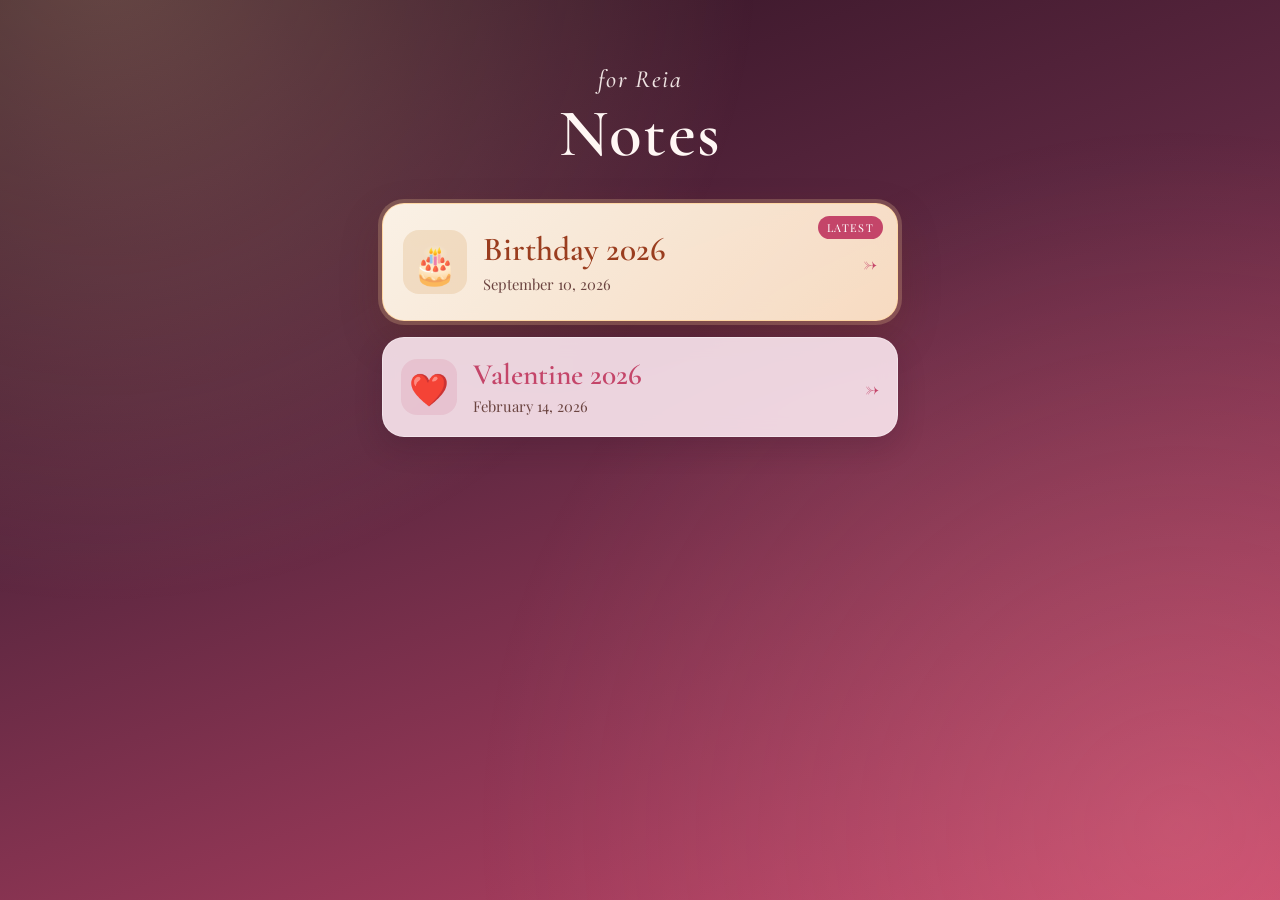
<file: index.html>
<!DOCTYPE html>
<html lang="en">
<head>
    <meta charset="UTF-8">
    <meta name="viewport" content="width=device-width, initial-scale=1.0">
    <title>Notes for Reia</title>
    <link rel="preconnect" href="https://fonts.googleapis.com">
    <link rel="preconnect" href="https://fonts.gstatic.com" crossorigin>
    <link href="https://fonts.googleapis.com/css2?family=Cormorant+Garamond:ital,wght@0,400;0,500;0,600;0,700;1,500;1,600&family=Playfair+Display:wght@400;500;600;700&display=swap" rel="stylesheet">
    <link rel="stylesheet" href="hub/hub.css">
</head>
<body>
    <div class="hub-glow" aria-hidden="true"></div>
    <main class="hub">
        <header class="hub-header">
            <p class="hub-kicker">for Reia</p>
            <h1>Notes</h1>
        </header>
        <ol id="notes-list" class="notes-list"></ol>
    </main>
    <script src="hub/hub.js"></script>
</body>
</html>
</file>
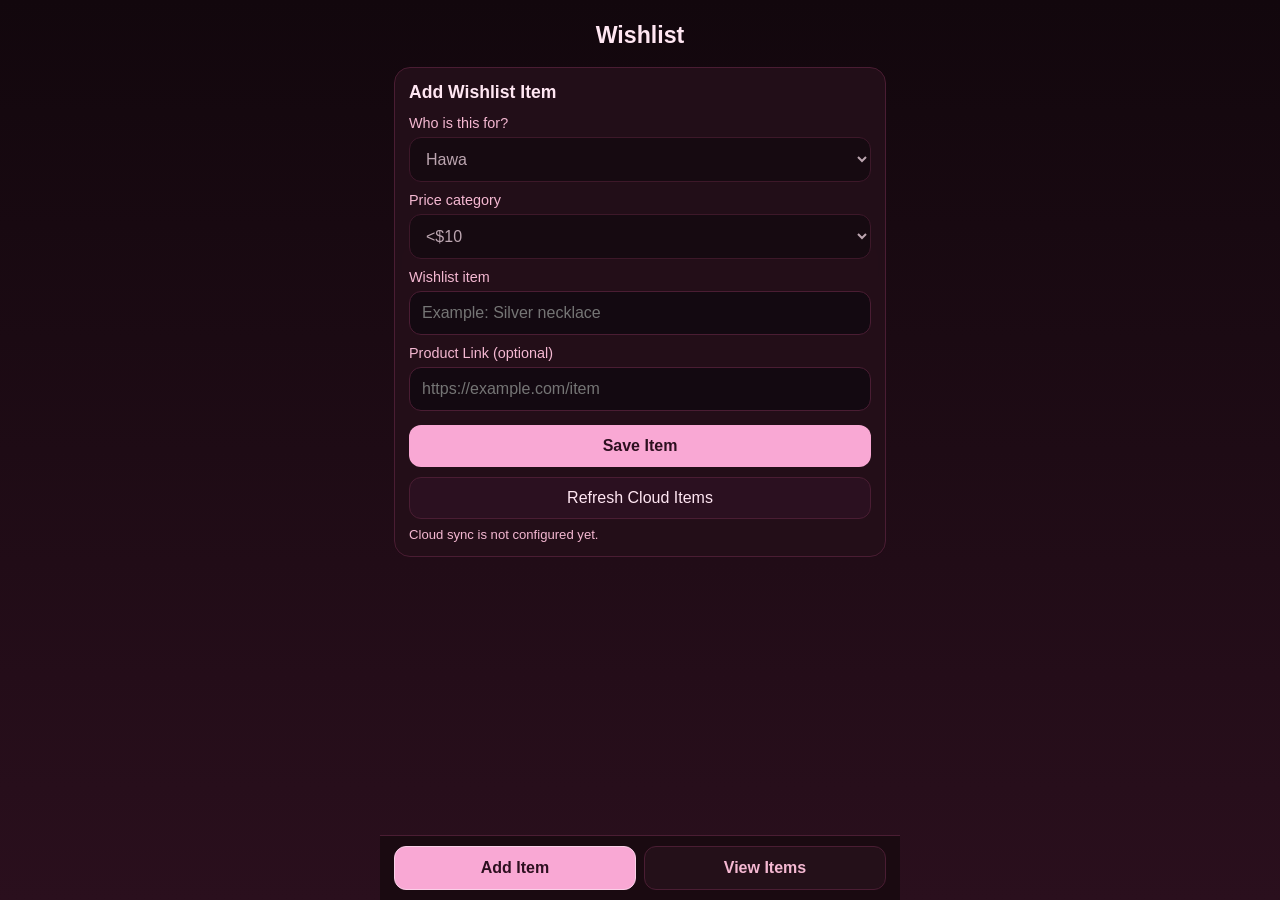
<file: wishlist/index.html>
<!doctype html>
<html lang="en">
  <head>
    <meta charset="utf-8" />
    <meta name="viewport" content="width=device-width, initial-scale=1, viewport-fit=cover" />
    <meta name="apple-mobile-web-app-capable" content="yes" />
    <meta name="apple-mobile-web-app-status-bar-style" content="black-translucent" />
    <meta name="theme-color" content="#1a0b12" />
    <title>Wishlist</title>
    <link rel="stylesheet" href="gifttable-app.css" />
  </head>
  <body>
    <main class="app-shell">
      <header class="topbar">
        <h1>Wishlist</h1>
      </header>

      <section id="tab-add" class="tab-panel active" aria-labelledby="btn-add">
        <form id="wish-form" class="card">
          <h2>Add Wishlist Item</h2>

          <label for="person-select">Who is this for?</label>
          <select id="person-select" required>
            <option value="Hawa">Hawa</option>
            <option value="Reia">Reia</option>
          </select>

          <label for="price-select">Price category</label>
          <select id="price-select" required>
            <option value="<$10">&lt;$10</option>
            <option value="<$40">&lt;$40</option>
            <option value="$40+">$40+</option>
          </select>

          <label for="item-input">Wishlist item</label>
          <input
            id="item-input"
            type="text"
            maxlength="120"
            placeholder="Example: Silver necklace"
            required
          />

          <label for="link-input">Product Link (optional)</label>
          <input
            id="link-input"
            type="url"
            maxlength="500"
            placeholder="https://example.com/item"
          />

          <button id="submit-item" type="submit">Save Item</button>
          <button id="refresh-items-btn" type="button" class="secondary-btn">Refresh Cloud Items</button>
          <p id="save-note" class="note">Cloud sync is not configured yet.</p>
        </form>
      </section>

      <section id="tab-view" class="tab-panel" aria-labelledby="btn-view">
        <div class="card">
          <h2>Wishlist Items</h2>
          <div id="list-root" class="lists"></div>
        </div>

        <details class="card advanced-options">
          <summary>Advanced options</summary>
          <form id="config-form" class="embedded-form">
            <h2>Cloud Setup</h2>

            <label for="api-url-input">Supabase project URL</label>
            <input
              id="api-url-input"
              type="url"
              placeholder="https://YOUR-PROJECT.supabase.co"
              required
            />

            <label for="api-key-input">Supabase anon key</label>
            <input id="api-key-input" type="text" placeholder="eyJ..." required />

            <label for="group-id-input">Shared group ID</label>
            <input id="group-id-input" type="number" min="1" step="1" placeholder="1" required />

            <button id="save-config-btn" type="submit">Save Cloud Settings</button>
            <button id="clear-config-btn" type="button" class="secondary-btn">Clear Settings</button>
            <p id="config-note" class="note">Enter these once per phone to sync the same list.</p>
          </form>
        </details>
      </section>
    </main>

    <nav class="bottom-tabs" aria-label="Main navigation">
      <button id="btn-add" class="tab-btn active" type="button" data-tab="add">Add Item</button>
      <button id="btn-view" class="tab-btn" type="button" data-tab="view">View Items</button>
    </nav>

    <script src="gifttable-app.js"></script>
  </body>
</html>
</file>
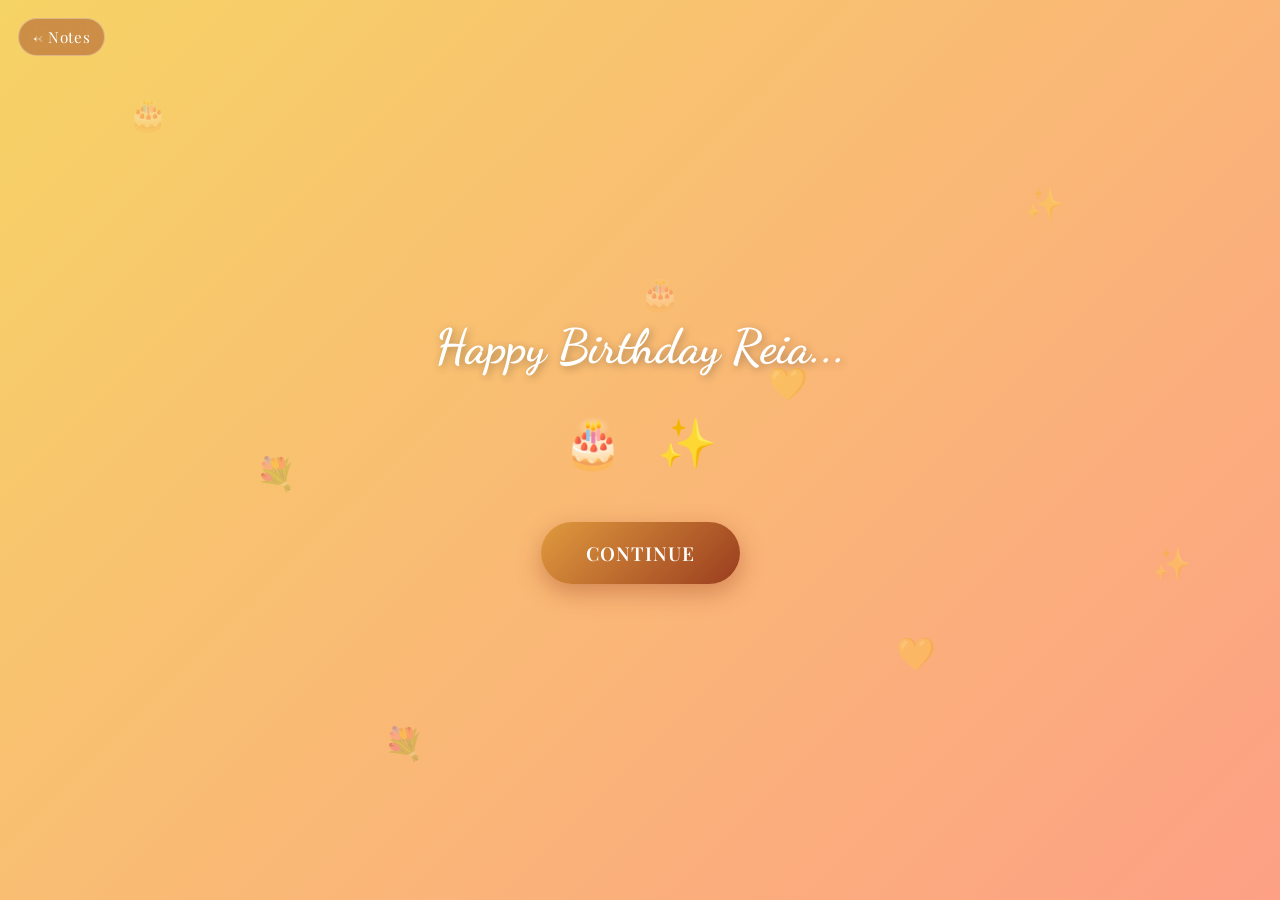
<file: notes/birthday-2026/index.html>
<!DOCTYPE html>
<html lang="en">
<head>
    <meta charset="UTF-8">
    <meta name="viewport" content="width=device-width, initial-scale=1.0">
    <title>Birthday 2026</title>
    <link rel="preconnect" href="https://fonts.googleapis.com">
    <link rel="preconnect" href="https://fonts.gstatic.com" crossorigin>
    <link href="https://fonts.googleapis.com/css2?family=Dancing+Script:wght@400;500;600;700&family=Playfair+Display:wght@400;500;600;700&display=swap" rel="stylesheet">
    <link rel="stylesheet" href="birthday.css">
</head>
<body>
    <a href="../../index.html" class="back-link">← Notes</a>

    <div id="greeting-page" class="page active">
        <div class="container">
            <div class="hearts-background">
                <div class="heart">🎂</div>
                <div class="heart">✨</div>
                <div class="heart">💐</div>
                <div class="heart">💛</div>
                <div class="heart">🎂</div>
                <div class="heart">✨</div>
                <div class="heart">💐</div>
                <div class="heart">💛</div>
            </div>
            <h1 class="greeting-title">Happy Birthday Reia...</h1>
            <div class="hearts-display">
                <span class="heart-icon">🎂</span>
                <span class="heart-icon">✨</span>
            </div>
            <button id="continue-btn" class="continue-button">Continue</button>
        </div>
    </div>

    <div id="message-page" class="page">
        <div class="message-container">
            <div class="hearts-background-message">
                <div class="floating-heart">🎂</div>
                <div class="floating-heart">✨</div>
                <div class="floating-heart">💐</div>
                <div class="floating-heart">💛</div>
                <div class="floating-heart">🎂</div>
                <div class="floating-heart">✨</div>
                <div class="floating-heart">💐</div>
                <div class="floating-heart">💛</div>
                <div class="floating-heart">💖</div>
                <div class="floating-heart">✨</div>
            </div>
            <div class="message-content">
                <h2 class="message-title">Dear Reia,</h2>
                <p class="message-text">
                    HAPPY 18th BIRTHDAYYYY MY LOVEEEEE!! I'm sooooo proud of how much you've grown and how much you've accomplished. I'm soo lucky to have you and I know you'll do great things and achieve even more. You've been the light in my life and im so grateful for you. Just around this time last year, we were chatting about cars while I sat in the corner at my job during my 10 minute break. From the first time I heard you talk in Gov, I knew you were special and now I get to have the most special person in my life. You've become my motivation, my supporter, and the most spectacular person I'll ever know. I wish us so many more birthdays together, and I pray everyday that you get to where you want to be. I love you soooo so much.. more than you'll ever know, and more than I can ever describe. See you soon and Happy birthday baby... XOXO Your Man 😘😉
                </p>
            </div>
        </div>
    </div>

    <script src="../note.js"></script>
</body>
</html>
</file>
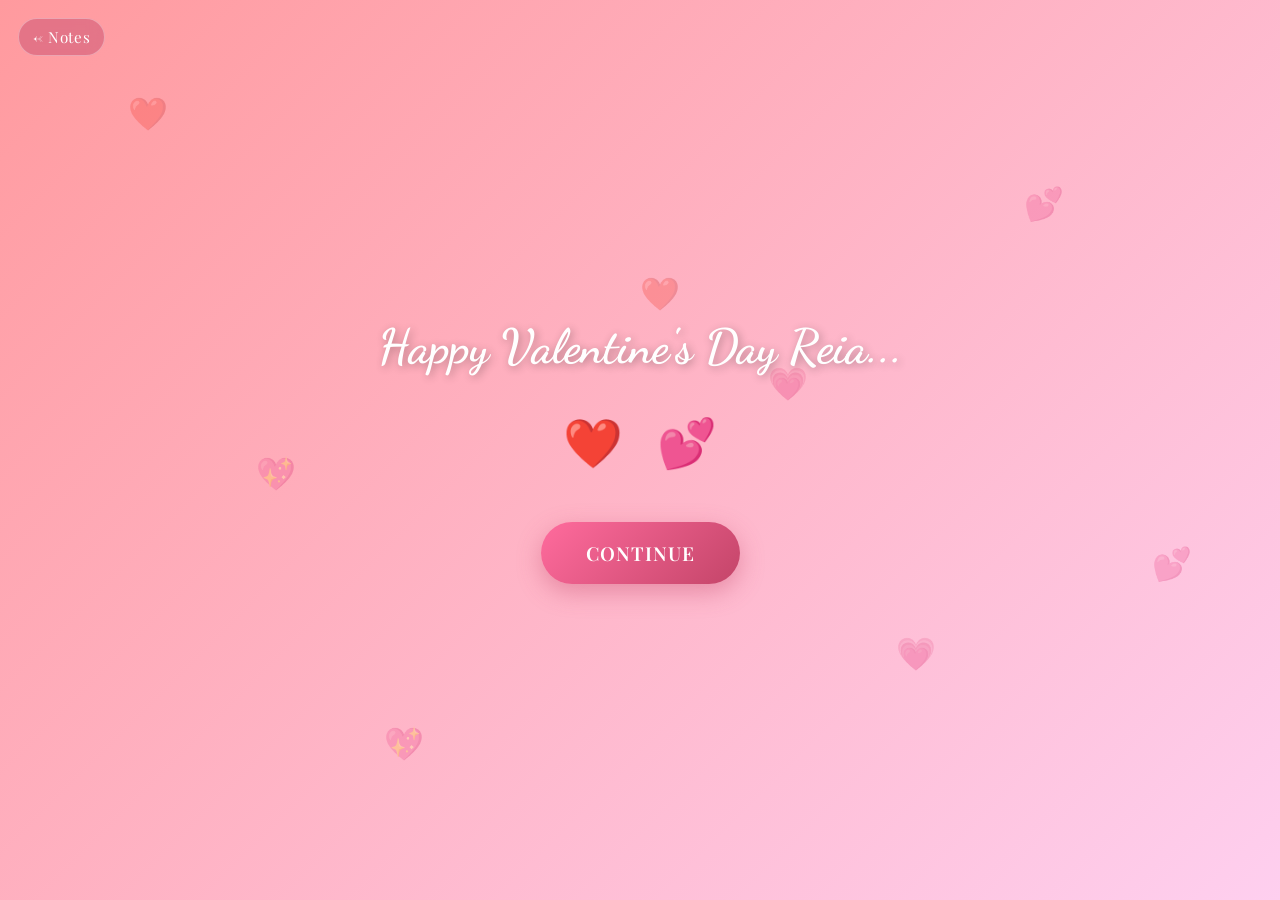
<file: notes/valentine-2026/index.html>
<!DOCTYPE html>
<html lang="en">
<head>
    <meta charset="UTF-8">
    <meta name="viewport" content="width=device-width, initial-scale=1.0">
    <title>Valentine 2026</title>
    <link rel="preconnect" href="https://fonts.googleapis.com">
    <link rel="preconnect" href="https://fonts.gstatic.com" crossorigin>
    <link href="https://fonts.googleapis.com/css2?family=Dancing+Script:wght@400;500;600;700&family=Playfair+Display:wght@400;500;600;700&display=swap" rel="stylesheet">
    <link rel="stylesheet" href="style.css">
</head>
<body>
    <a href="../../index.html" class="back-link">← Notes</a>

    <!-- First Page - Greeting -->
    <div id="greeting-page" class="page active">
        <div class="container">
            <div class="hearts-background">
                <div class="heart">❤️</div>
                <div class="heart">💕</div>
                <div class="heart">💖</div>
                <div class="heart">💗</div>
                <div class="heart">❤️</div>
                <div class="heart">💕</div>
                <div class="heart">💖</div>
                <div class="heart">💗</div>
            </div>
            <h1 class="greeting-title">Happy Valentine's Day Reia...</h1>
            <div class="hearts-display">
                <span class="heart-icon">❤️</span>
                <span class="heart-icon">💕</span>
            </div>
            <button id="continue-btn" class="continue-button">Continue</button>
        </div>
    </div>

    <!-- Second Page - Message -->
    <div id="message-page" class="page">
        <div class="message-container">
            <div class="hearts-background-message">
                <div class="floating-heart">❤️</div>
                <div class="floating-heart">💕</div>
                <div class="floating-heart">💖</div>
                <div class="floating-heart">💗</div>
                <div class="floating-heart">❤️</div>
                <div class="floating-heart">💕</div>
                <div class="floating-heart">💖</div>
                <div class="floating-heart">💗</div>
                <div class="floating-heart">❤️</div>
                <div class="floating-heart">💕</div>
            </div>
            <div class="message-content">
                <h2 class="message-title">Dear Reia,</h2>
                <p class="message-text">
                    When I first saw you in gov, I instantly fell in love with your personality, passion, style and your overwhelming beauty. As I admired you more and more, I was struck with heartbreaking news to find out you had someone. It tore me apart and sent me spirling into bad decisions. When I dm'd you, I thought I had no chance, but I had little to lose, I knew you were the person I wanted and even if you ghosted me my shot would have been worth it. But you didn't, even though we took a break from chatting, you didn't escape my mind. Everytime I saw you walking without me I regretted not finding you sooner, having you by my side sooner. When we started talking again, it was as if we had been best friends our whole lives. We talked so easily, we snapped quickly, and we slowly fell for eachother despite your efforts not to go into a relationship. Against all odds, I finally had who I've called from the beginning of the year, the person I liked so much, actually liked me back. I flexed to every person how I called you since the day I met you and I gained so much hope for a future with you. Happy Valentine's Day baby... XOXO Your Man
                </p>
            </div>
        </div>
    </div>

    <script src="../note.js"></script>
</body>
</html>
</file>
<file: hub/hub.css>
* {
    margin: 0;
    padding: 0;
    box-sizing: border-box;
}

body {
    font-family: "Playfair Display", serif;
    min-height: 100vh;
    color: #4a2c2a;
    background: linear-gradient(160deg, #2a1020 0%, #5c2740 42%, #c44569 100%);
    overflow-x: hidden;
}

.hub-glow {
    position: fixed;
    inset: -20%;
    background:
        radial-gradient(circle at 20% 10%, rgba(255, 214, 160, 0.28), transparent 36%),
        radial-gradient(circle at 80% 80%, rgba(255, 154, 162, 0.22), transparent 40%);
    pointer-events: none;
}

.hub {
    position: relative;
    z-index: 1;
    max-width: 560px;
    margin: 0 auto;
    padding: 64px 22px 80px;
}

.hub-header {
    text-align: center;
    margin-bottom: 36px;
    color: #fff7f4;
}

.hub-kicker {
    font-family: "Cormorant Garamond", serif;
    font-size: 1.55rem;
    font-style: italic;
    font-weight: 500;
    letter-spacing: 0.06em;
    opacity: 0.9;
}

.hub-header h1 {
    font-family: "Cormorant Garamond", serif;
    font-size: 4.2rem;
    font-weight: 600;
    line-height: 1;
    margin: 6px 0 10px;
    letter-spacing: 0.02em;
}

.notes-list {
    list-style: none;
    display: flex;
    flex-direction: column;
    gap: 16px;
}

.note-card {
    position: relative;
    display: flex;
    align-items: center;
    gap: 16px;
    text-decoration: none;
    color: inherit;
    background: rgba(255, 236, 244, 0.88);
    border: 1px solid rgba(255, 255, 255, 0.35);
    border-radius: 22px;
    padding: 20px 18px;
    box-shadow: 0 10px 28px rgba(42, 16, 32, 0.18);
    backdrop-filter: blur(10px);
    transition: transform 0.25s ease, box-shadow 0.25s ease;
}

.note-card:hover {
    transform: translateY(-3px);
    box-shadow: 0 16px 36px rgba(42, 16, 32, 0.26);
}

.note-card.latest {
    padding: 26px 20px;
    background: linear-gradient(135deg, rgba(255, 248, 235, 0.97), rgba(255, 228, 200, 0.95));
    border: 1px solid rgba(255, 214, 160, 0.9);
    box-shadow:
        0 0 0 4px rgba(255, 214, 160, 0.22),
        0 18px 40px rgba(90, 40, 20, 0.28);
}

.latest-badge {
    position: absolute;
    top: 12px;
    right: 14px;
    font-size: 0.68rem;
    letter-spacing: 0.12em;
    text-transform: uppercase;
    background: #c44569;
    color: #fff;
    border-radius: 999px;
    padding: 4px 9px;
    font-family: "Playfair Display", serif;
}

.note-emoji {
    font-size: 2rem;
    width: 56px;
    height: 56px;
    display: grid;
    place-items: center;
    border-radius: 16px;
    background: rgba(196, 69, 105, 0.12);
    flex-shrink: 0;
}

.note-card.latest .note-emoji {
    background: rgba(196, 122, 40, 0.16);
    font-size: 2.3rem;
    width: 64px;
    height: 64px;
}

.note-copy {
    display: flex;
    flex-direction: column;
    gap: 4px;
    min-width: 0;
    flex: 1;
}

.note-title {
    font-family: "Cormorant Garamond", serif;
    font-size: 1.85rem;
    font-weight: 600;
    color: #c44569;
    line-height: 1.15;
}

.note-card.latest .note-title {
    font-size: 2.1rem;
    color: #9a3d1f;
}

.note-meta {
    font-size: 0.92rem;
    color: #6b4440;
}

.note-arrow {
    color: #c44569;
    font-size: 1.3rem;
    flex-shrink: 0;
}

@media (max-width: 480px) {
    .hub {
        padding-top: 48px;
    }

    .hub-header h1 {
        font-size: 3.2rem;
    }

    .note-title {
        font-size: 1.6rem;
    }

    .note-card.latest .note-title {
        font-size: 1.8rem;
    }
}
</file>
<file: wishlist/gifttable-app.css>
:root {
  color-scheme: dark;
  --bg: #12070d;
  --panel: #1a0b12;
  --card: #241019;
  --text: #ffe6f2;
  --subtle: #f5b8d2;
  --accent: #f9a8d4;
  --danger: #fda4af;
  --border: #4a1d33;
}

* {
  box-sizing: border-box;
}

body {
  margin: 0;
  font-family: -apple-system, BlinkMacSystemFont, "Segoe UI", Roboto, sans-serif;
  background: linear-gradient(180deg, #12070d, #2a0f1d);
  color: var(--text);
}

.app-shell {
  max-width: 520px;
  margin: 0 auto;
  min-height: 100dvh;
  padding: 14px 14px calc(84px + env(safe-area-inset-bottom));
}

.topbar h1 {
  margin: 8px 0 18px;
  font-size: 1.45rem;
  text-align: center;
}

.topbar p {
  margin: 6px 0 14px;
  color: var(--subtle);
  font-size: 0.95rem;
}

.tab-panel {
  display: none;
}

.tab-panel.active {
  display: block;
}

.card {
  background: rgba(36, 16, 25, 0.92);
  border: 1px solid var(--border);
  border-radius: 16px;
  padding: 14px;
  backdrop-filter: blur(4px);
  margin-bottom: 12px;
}

.embedded-form {
  margin: 0;
}

.advanced-options > summary {
  cursor: pointer;
  font-weight: 600;
  color: var(--subtle);
  list-style: disclosure-closed;
}

.advanced-options[open] > summary {
  list-style: disclosure-open;
  margin-bottom: 10px;
}

h2 {
  margin: 0 0 12px;
  font-size: 1.1rem;
}

label {
  display: block;
  margin: 10px 0 6px;
  font-size: 0.9rem;
  color: var(--subtle);
}

select,
input,
button {
  width: 100%;
  border-radius: 12px;
  border: 1px solid var(--border);
  font-size: 1rem;
}

select,
input {
  padding: 12px;
  background: #130911;
  color: var(--text);
}

#submit-item {
  margin-top: 14px;
  background: var(--accent);
  color: #2d1020;
  border: none;
  font-weight: 700;
  padding: 12px;
}

.secondary-btn {
  margin-top: 10px;
  background: #2b1020;
  color: var(--text);
  border: 1px solid var(--border);
  padding: 11px;
}

.note {
  margin: 8px 0 0;
  color: var(--subtle);
  font-size: 0.82rem;
}

.lists {
  display: grid;
  gap: 12px;
}

.person-group {
  border: 1px solid var(--border);
  border-radius: 12px;
  padding: 10px;
  background: #130911;
}

.person-group h3 {
  margin: 0 0 8px;
  font-size: 1rem;
}

.category h4 {
  margin: 8px 0 6px;
  color: var(--subtle);
  font-size: 0.85rem;
}

ul {
  margin: 0;
  padding-left: 18px;
}

li {
  margin-bottom: 6px;
}

.item-row {
  display: grid;
  grid-template-columns: 1fr auto;
  align-items: center;
  gap: 8px;
}

.item-link {
  color: #f9a8d4;
  text-decoration: underline;
  font-size: 0.85rem;
}

.delete-btn {
  grid-column: 2;
  width: auto;
  padding: 4px 8px;
  font-size: 0.75rem;
  border: none;
  color: #fff1f5;
  background: #831843;
}

.empty {
  color: var(--subtle);
  font-style: italic;
}

.bottom-tabs {
  position: fixed;
  left: 0;
  right: 0;
  bottom: 0;
  max-width: 520px;
  margin: 0 auto;
  display: grid;
  grid-template-columns: 1fr 1fr;
  gap: 8px;
  padding: 10px 14px calc(10px + env(safe-area-inset-bottom));
  background: rgba(26, 11, 18, 0.94);
  border-top: 1px solid var(--border);
  backdrop-filter: blur(8px);
}

.tab-btn {
  border: 1px solid var(--border);
  background: #241019;
  color: var(--subtle);
  padding: 12px;
  font-weight: 600;
}

.tab-btn.active {
  background: #f9a8d4;
  border-color: #fbcfe8;
  color: #2d1020;
}
</file>
<file: notes/birthday-2026/birthday.css>
* {
    margin: 0;
    padding: 0;
    box-sizing: border-box;
}

body {
    font-family: 'Playfair Display', serif;
    background: linear-gradient(135deg, #f6d365 0%, #fda085 25%, #fbc2eb 50%, #f6d365 75%, #fda085 100%);
    background-size: 400% 400%;
    animation: gradientShift 15s ease infinite;
    min-height: 100vh;
    overflow-x: hidden;
    position: relative;
}

@keyframes gradientShift {
    0% { background-position: 0% 50%; }
    50% { background-position: 100% 50%; }
    100% { background-position: 0% 50%; }
}

.back-link {
    position: fixed;
    top: 18px;
    left: 18px;
    z-index: 20;
    color: #fff;
    text-decoration: none;
    font-size: 0.95rem;
    letter-spacing: 0.04em;
    background: rgba(154, 61, 31, 0.45);
    border: 1px solid rgba(255, 255, 255, 0.35);
    border-radius: 999px;
    padding: 8px 14px;
    backdrop-filter: blur(8px);
}

.back-link:hover {
    background: rgba(154, 61, 31, 0.7);
}

.page {
    display: none;
    min-height: 100vh;
    width: 100%;
    position: relative;
}

.page.active {
    display: flex;
    align-items: center;
    justify-content: center;
    padding: 20px;
}

#greeting-page {
    flex-direction: column;
}

.container {
    text-align: center;
    z-index: 10;
    position: relative;
    max-width: 90%;
}

.hearts-background {
    position: fixed;
    top: 0;
    left: 0;
    width: 100%;
    height: 100%;
    pointer-events: none;
    z-index: 1;
}

.hearts-background .heart {
    position: absolute;
    font-size: 2rem;
    opacity: 0.3;
    animation: float 6s ease-in-out infinite;
}

.hearts-background .heart:nth-child(1) { top: 10%; left: 10%; animation-delay: 0s; }
.hearts-background .heart:nth-child(2) { top: 20%; left: 80%; animation-delay: 1s; }
.hearts-background .heart:nth-child(3) { top: 50%; left: 20%; animation-delay: 2s; }
.hearts-background .heart:nth-child(4) { top: 70%; left: 70%; animation-delay: 3s; }
.hearts-background .heart:nth-child(5) { top: 30%; left: 50%; animation-delay: 4s; }
.hearts-background .heart:nth-child(6) { top: 60%; left: 90%; animation-delay: 5s; }
.hearts-background .heart:nth-child(7) { top: 80%; left: 30%; animation-delay: 1.5s; }
.hearts-background .heart:nth-child(8) { top: 40%; left: 60%; animation-delay: 2.5s; }

@keyframes float {
    0%, 100% { transform: translateY(0) rotate(0deg); }
    50% { transform: translateY(-20px) rotate(10deg); }
}

.greeting-title {
    font-family: 'Dancing Script', cursive;
    font-size: 3rem;
    color: #fff;
    text-shadow: 2px 2px 8px rgba(0, 0, 0, 0.3);
    margin-bottom: 30px;
    animation: fadeInUp 1s ease-out;
    font-weight: 700;
    line-height: 1.3;
}

.hearts-display {
    margin: 30px 0;
    animation: fadeInUp 1.2s ease-out;
}

.heart-icon {
    font-size: 3rem;
    margin: 0 15px;
    display: inline-block;
    animation: pulse 2s ease-in-out infinite;
}

.heart-icon:nth-child(2) {
    animation-delay: 0.5s;
}

@keyframes pulse {
    0%, 100% { transform: scale(1); }
    50% { transform: scale(1.2); }
}

.continue-button {
    font-family: 'Playfair Display', serif;
    background: linear-gradient(135deg, #e09a3e 0%, #9a3d1f 100%);
    color: white;
    border: none;
    padding: 18px 45px;
    font-size: 1.2rem;
    border-radius: 50px;
    cursor: pointer;
    box-shadow: 0 8px 25px rgba(154, 61, 31, 0.4);
    transition: all 0.3s ease;
    font-weight: 600;
    letter-spacing: 1px;
    text-transform: uppercase;
    animation: fadeInUp 1.4s ease-out;
    margin-top: 20px;
}

.continue-button:hover {
    transform: translateY(-3px);
    box-shadow: 0 12px 35px rgba(154, 61, 31, 0.6);
}

.continue-button:active {
    transform: translateY(-1px);
}

@keyframes fadeInUp {
    from {
        opacity: 0;
        transform: translateY(30px);
    }
    to {
        opacity: 1;
        transform: translateY(0);
    }
}

#message-page {
    flex-direction: column;
    justify-content: center;
    align-items: center;
}

.message-container {
    max-width: 90%;
    width: 100%;
    max-width: 600px;
    position: relative;
    z-index: 10;
    animation: fadeIn 0.8s ease-out;
}

@keyframes fadeIn {
    from { opacity: 0; }
    to { opacity: 1; }
}

.hearts-background-message {
    position: fixed;
    top: 0;
    left: 0;
    width: 100%;
    height: 100%;
    pointer-events: none;
    z-index: 1;
    overflow: hidden;
}

.floating-heart {
    position: absolute;
    font-size: 2.5rem;
    opacity: 0.25;
    animation: floatAround 8s ease-in-out infinite;
}

.floating-heart:nth-child(1) { top: 5%; left: 5%; animation-delay: 0s; }
.floating-heart:nth-child(2) { top: 15%; left: 85%; animation-delay: 1s; }
.floating-heart:nth-child(3) { top: 25%; left: 15%; animation-delay: 2s; }
.floating-heart:nth-child(4) { top: 45%; left: 75%; animation-delay: 3s; }
.floating-heart:nth-child(5) { top: 55%; left: 10%; animation-delay: 4s; }
.floating-heart:nth-child(6) { top: 65%; left: 80%; animation-delay: 5s; }
.floating-heart:nth-child(7) { top: 75%; left: 25%; animation-delay: 1.5s; }
.floating-heart:nth-child(8) { top: 85%; left: 60%; animation-delay: 2.5s; }
.floating-heart:nth-child(9) { top: 35%; left: 50%; animation-delay: 3.5s; }
.floating-heart:nth-child(10) { top: 95%; left: 40%; animation-delay: 4.5s; }

@keyframes floatAround {
    0%, 100% { transform: translate(0, 0) rotate(0deg); }
    25% { transform: translate(20px, -30px) rotate(90deg); }
    50% { transform: translate(-15px, -50px) rotate(180deg); }
    75% { transform: translate(25px, -20px) rotate(270deg); }
}

.message-content {
    background: rgba(255, 246, 230, 0.95);
    backdrop-filter: blur(10px);
    border-radius: 25px;
    padding: 35px 30px;
    box-shadow: 0 20px 60px rgba(154, 61, 31, 0.28);
    border: 1px solid rgba(255, 214, 160, 0.6);
}

.message-title {
    font-family: 'Dancing Script', cursive;
    font-size: 2.5rem;
    color: #9a3d1f;
    margin-bottom: 25px;
    text-align: center;
    font-weight: 700;
}

.message-text {
    font-family: 'Playfair Display', serif;
    font-size: 1.15rem;
    line-height: 1.9;
    color: #4a2c2a;
    text-align: justify;
    font-weight: 400;
}

@media (max-width: 768px) {
    .greeting-title {
        font-size: 2.5rem;
    }

    .heart-icon {
        font-size: 2.5rem;
        margin: 0 10px;
    }

    .continue-button {
        padding: 15px 35px;
        font-size: 1rem;
    }

    .message-content {
        padding: 25px 20px;
        border-radius: 20px;
    }

    .message-title {
        font-size: 2rem;
    }

    .message-text {
        font-size: 1rem;
        line-height: 1.7;
    }

    .hearts-background .heart,
    .floating-heart {
        font-size: 1.8rem;
    }
}

@media (max-width: 480px) {
    .greeting-title {
        font-size: 2rem;
    }

    .heart-icon {
        font-size: 2rem;
        margin: 0 8px;
    }

    .continue-button {
        padding: 14px 30px;
        font-size: 0.95rem;
    }

    .message-content {
        padding: 20px 18px;
    }

    .message-title {
        font-size: 1.8rem;
        margin-bottom: 20px;
    }

    .message-text {
        font-size: 0.95rem;
        line-height: 1.6;
    }
}
</file>
<file: notes/valentine-2026/style.css>
* {
    margin: 0;
    padding: 0;
    box-sizing: border-box;
}

body {
    font-family: 'Playfair Display', serif;
    background: linear-gradient(135deg, #ff9a9e 0%, #fecfef 25%, #fecfef 50%, #ffc3e1 75%, #ff9a9e 100%);
    background-size: 400% 400%;
    animation: gradientShift 15s ease infinite;
    min-height: 100vh;
    overflow-x: hidden;
    position: relative;
}

@keyframes gradientShift {
    0% { background-position: 0% 50%; }
    50% { background-position: 100% 50%; }
    100% { background-position: 0% 50%; }
}

.back-link {
    position: fixed;
    top: 18px;
    left: 18px;
    z-index: 20;
    color: #fff;
    text-decoration: none;
    font-size: 0.95rem;
    letter-spacing: 0.04em;
    background: rgba(196, 69, 105, 0.45);
    border: 1px solid rgba(255, 255, 255, 0.35);
    border-radius: 999px;
    padding: 8px 14px;
    backdrop-filter: blur(8px);
}

.back-link:hover {
    background: rgba(196, 69, 105, 0.7);
}

.page {
    display: none;
    min-height: 100vh;
    width: 100%;
    position: relative;
}

.page.active {
    display: flex;
    align-items: center;
    justify-content: center;
    padding: 20px;
}

/* Greeting Page Styles */
#greeting-page {
    flex-direction: column;
}

.container {
    text-align: center;
    z-index: 10;
    position: relative;
    max-width: 90%;
}

.hearts-background {
    position: fixed;
    top: 0;
    left: 0;
    width: 100%;
    height: 100%;
    pointer-events: none;
    z-index: 1;
}

.hearts-background .heart {
    position: absolute;
    font-size: 2rem;
    opacity: 0.3;
    animation: float 6s ease-in-out infinite;
}

.hearts-background .heart:nth-child(1) { top: 10%; left: 10%; animation-delay: 0s; }
.hearts-background .heart:nth-child(2) { top: 20%; left: 80%; animation-delay: 1s; }
.hearts-background .heart:nth-child(3) { top: 50%; left: 20%; animation-delay: 2s; }
.hearts-background .heart:nth-child(4) { top: 70%; left: 70%; animation-delay: 3s; }
.hearts-background .heart:nth-child(5) { top: 30%; left: 50%; animation-delay: 4s; }
.hearts-background .heart:nth-child(6) { top: 60%; left: 90%; animation-delay: 5s; }
.hearts-background .heart:nth-child(7) { top: 80%; left: 30%; animation-delay: 1.5s; }
.hearts-background .heart:nth-child(8) { top: 40%; left: 60%; animation-delay: 2.5s; }

@keyframes float {
    0%, 100% { transform: translateY(0) rotate(0deg); }
    50% { transform: translateY(-20px) rotate(10deg); }
}

.greeting-title {
    font-family: 'Dancing Script', cursive;
    font-size: 3rem;
    color: #fff;
    text-shadow: 2px 2px 8px rgba(0, 0, 0, 0.3);
    margin-bottom: 30px;
    animation: fadeInUp 1s ease-out;
    font-weight: 700;
    line-height: 1.3;
}

.hearts-display {
    margin: 30px 0;
    animation: fadeInUp 1.2s ease-out;
}

.heart-icon {
    font-size: 3rem;
    margin: 0 15px;
    display: inline-block;
    animation: pulse 2s ease-in-out infinite;
}

.heart-icon:nth-child(2) {
    animation-delay: 0.5s;
}

@keyframes pulse {
    0%, 100% { transform: scale(1); }
    50% { transform: scale(1.2); }
}

.continue-button {
    font-family: 'Playfair Display', serif;
    background: linear-gradient(135deg, #ff6b9d 0%, #c44569 100%);
    color: white;
    border: none;
    padding: 18px 45px;
    font-size: 1.2rem;
    border-radius: 50px;
    cursor: pointer;
    box-shadow: 0 8px 25px rgba(196, 69, 105, 0.4);
    transition: all 0.3s ease;
    font-weight: 600;
    letter-spacing: 1px;
    text-transform: uppercase;
    animation: fadeInUp 1.4s ease-out;
    margin-top: 20px;
}

.continue-button:hover {
    transform: translateY(-3px);
    box-shadow: 0 12px 35px rgba(196, 69, 105, 0.6);
}

.continue-button:active {
    transform: translateY(-1px);
}

@keyframes fadeInUp {
    from {
        opacity: 0;
        transform: translateY(30px);
    }
    to {
        opacity: 1;
        transform: translateY(0);
    }
}

/* Message Page Styles */
#message-page {
    flex-direction: column;
    justify-content: center;
    align-items: center;
}

.message-container {
    max-width: 90%;
    width: 100%;
    max-width: 600px;
    position: relative;
    z-index: 10;
    animation: fadeIn 0.8s ease-out;
}

@keyframes fadeIn {
    from { opacity: 0; }
    to { opacity: 1; }
}

.hearts-background-message {
    position: fixed;
    top: 0;
    left: 0;
    width: 100%;
    height: 100%;
    pointer-events: none;
    z-index: 1;
    overflow: hidden;
}

.floating-heart {
    position: absolute;
    font-size: 2.5rem;
    opacity: 0.25;
    animation: floatAround 8s ease-in-out infinite;
}

.floating-heart:nth-child(1) { top: 5%; left: 5%; animation-delay: 0s; }
.floating-heart:nth-child(2) { top: 15%; left: 85%; animation-delay: 1s; }
.floating-heart:nth-child(3) { top: 25%; left: 15%; animation-delay: 2s; }
.floating-heart:nth-child(4) { top: 45%; left: 75%; animation-delay: 3s; }
.floating-heart:nth-child(5) { top: 55%; left: 10%; animation-delay: 4s; }
.floating-heart:nth-child(6) { top: 65%; left: 80%; animation-delay: 5s; }
.floating-heart:nth-child(7) { top: 75%; left: 25%; animation-delay: 1.5s; }
.floating-heart:nth-child(8) { top: 85%; left: 60%; animation-delay: 2.5s; }
.floating-heart:nth-child(9) { top: 35%; left: 50%; animation-delay: 3.5s; }
.floating-heart:nth-child(10) { top: 95%; left: 40%; animation-delay: 4.5s; }

@keyframes floatAround {
    0%, 100% { transform: translate(0, 0) rotate(0deg); }
    25% { transform: translate(20px, -30px) rotate(90deg); }
    50% { transform: translate(-15px, -50px) rotate(180deg); }
    75% { transform: translate(25px, -20px) rotate(270deg); }
}

.message-content {
    background: rgba(255, 228, 240, 0.95);
    backdrop-filter: blur(10px);
    border-radius: 25px;
    padding: 35px 30px;
    box-shadow: 0 20px 60px rgba(196, 69, 105, 0.3);
    border: 1px solid rgba(255, 192, 203, 0.5);
}

.message-title {
    font-family: 'Dancing Script', cursive;
    font-size: 2.5rem;
    color: #c44569;
    margin-bottom: 25px;
    text-align: center;
    font-weight: 700;
}

.message-text {
    font-family: 'Playfair Display', serif;
    font-size: 1.15rem;
    line-height: 1.9;
    color: #4a2c2a;
    text-align: justify;
    font-weight: 400;
}

/* Mobile Responsive */
@media (max-width: 768px) {
    .greeting-title {
        font-size: 2.5rem;
    }
    
    .heart-icon {
        font-size: 2.5rem;
        margin: 0 10px;
    }
    
    .continue-button {
        padding: 15px 35px;
        font-size: 1rem;
    }
    
    .message-content {
        padding: 25px 20px;
        border-radius: 20px;
    }
    
    .message-title {
        font-size: 2rem;
    }
    
    .message-text {
        font-size: 1rem;
        line-height: 1.7;
    }
    
    .hearts-background .heart,
    .floating-heart {
        font-size: 1.8rem;
    }
}

@media (max-width: 480px) {
    .greeting-title {
        font-size: 2rem;
    }
    
    .heart-icon {
        font-size: 2rem;
        margin: 0 8px;
    }
    
    .continue-button {
        padding: 14px 30px;
        font-size: 0.95rem;
    }
    
    .message-content {
        padding: 20px 18px;
    }
    
    .message-title {
        font-size: 1.8rem;
        margin-bottom: 20px;
    }
    
    .message-text {
        font-size: 0.95rem;
        line-height: 1.6;
    }
}
</file>
